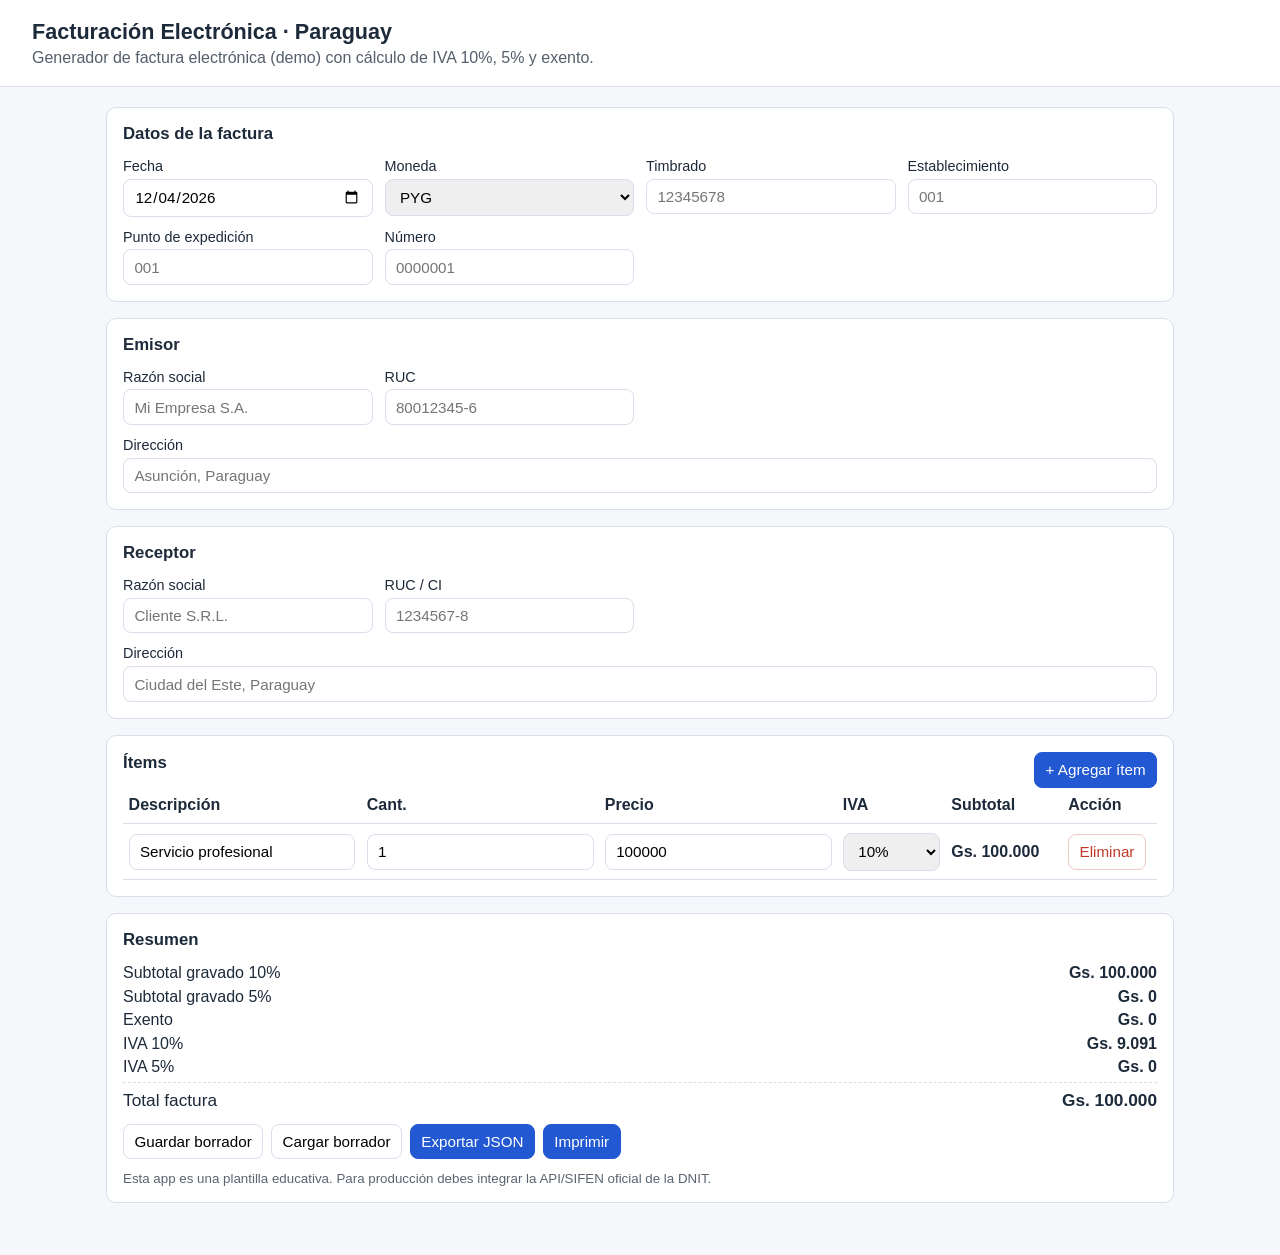
<file: index.html>
<!doctype html>
<html lang="es">
  <head>
    <meta charset="UTF-8" />
    <meta name="viewport" content="width=device-width, initial-scale=1.0" />
    <title>Facturación Electrónica Paraguay</title>
    <link rel="stylesheet" href="styles.css" />
  </head>
  <body>
    <header>
      <h1>Facturación Electrónica · Paraguay</h1>
      <p>Generador de factura electrónica (demo) con cálculo de IVA 10%, 5% y exento.</p>
    </header>

    <main class="layout">
      <section class="card">
        <h2>Datos de la factura</h2>
        <div class="grid two-cols">
          <label>
            Fecha
            <input id="fecha" type="date" />
          </label>
          <label>
            Moneda
            <select id="moneda">
              <option value="PYG">PYG</option>
              <option value="USD">USD</option>
            </select>
          </label>
          <label>
            Timbrado
            <input id="timbrado" type="text" placeholder="12345678" />
          </label>
          <label>
            Establecimiento
            <input id="establecimiento" type="text" placeholder="001" />
          </label>
          <label>
            Punto de expedición
            <input id="puntoExpedicion" type="text" placeholder="001" />
          </label>
          <label>
            Número
            <input id="numero" type="text" placeholder="0000001" />
          </label>
        </div>
      </section>

      <section class="card">
        <h2>Emisor</h2>
        <div class="grid two-cols">
          <label>
            Razón social
            <input id="emisorNombre" type="text" placeholder="Mi Empresa S.A." />
          </label>
          <label>
            RUC
            <input id="emisorRuc" type="text" placeholder="80012345-6" />
          </label>
          <label class="full-width">
            Dirección
            <input id="emisorDireccion" type="text" placeholder="Asunción, Paraguay" />
          </label>
        </div>
      </section>

      <section class="card">
        <h2>Receptor</h2>
        <div class="grid two-cols">
          <label>
            Razón social
            <input id="receptorNombre" type="text" placeholder="Cliente S.R.L." />
          </label>
          <label>
            RUC / CI
            <input id="receptorRuc" type="text" placeholder="1234567-8" />
          </label>
          <label class="full-width">
            Dirección
            <input id="receptorDireccion" type="text" placeholder="Ciudad del Este, Paraguay" />
          </label>
        </div>
      </section>

      <section class="card">
        <div class="items-header">
          <h2>Ítems</h2>
          <button id="agregarItem" type="button">+ Agregar ítem</button>
        </div>
        <div class="items-wrapper">
          <table id="tablaItems">
            <thead>
              <tr>
                <th>Descripción</th>
                <th>Cant.</th>
                <th>Precio</th>
                <th>IVA</th>
                <th>Subtotal</th>
                <th>Acción</th>
              </tr>
            </thead>
            <tbody></tbody>
          </table>
        </div>
      </section>

      <section class="card summary">
        <h2>Resumen</h2>
        <div class="totals">
          <p><span>Subtotal gravado 10%</span><strong id="total10">₲ 0</strong></p>
          <p><span>Subtotal gravado 5%</span><strong id="total5">₲ 0</strong></p>
          <p><span>Exento</span><strong id="totalExento">₲ 0</strong></p>
          <p><span>IVA 10%</span><strong id="iva10">₲ 0</strong></p>
          <p><span>IVA 5%</span><strong id="iva5">₲ 0</strong></p>
          <p class="grand"><span>Total factura</span><strong id="totalFactura">₲ 0</strong></p>
        </div>
        <div class="actions">
          <button id="guardar" type="button">Guardar borrador</button>
          <button id="cargar" type="button">Cargar borrador</button>
          <button id="exportar" type="button">Exportar JSON</button>
          <button id="imprimir" type="button">Imprimir</button>
        </div>
        <small>
          Esta app es una plantilla educativa. Para producción debes integrar la API/SIFEN oficial de la DNIT.
        </small>
      </section>
    </main>

    <template id="itemTemplate">
      <tr>
        <td><input class="descripcion" type="text" placeholder="Producto/Servicio" /></td>
        <td><input class="cantidad" type="number" min="0" step="0.01" value="1" /></td>
        <td><input class="precio" type="number" min="0" step="0.01" value="0" /></td>
        <td>
          <select class="iva">
            <option value="10">10%</option>
            <option value="5">5%</option>
            <option value="0">Exento</option>
          </select>
        </td>
        <td class="subtotal">₲ 0</td>
        <td><button class="eliminar" type="button">Eliminar</button></td>
      </tr>
    </template>

    <script src="app.js"></script>
  </body>
</html>
</file>
<file: styles.css>
:root {
  color-scheme: light;
  --bg: #f5f7fb;
  --card: #ffffff;
  --line: #d7dfeb;
  --text: #1d2a3a;
  --primary: #2258d1;
  --danger: #c0392b;
}

* {
  box-sizing: border-box;
  font-family: Inter, Segoe UI, Roboto, sans-serif;
}

body {
  margin: 0;
  background: var(--bg);
  color: var(--text);
}

header {
  padding: 1.2rem 2rem;
  border-bottom: 1px solid var(--line);
  background: #fff;
}

header h1 {
  margin: 0;
  font-size: 1.35rem;
}

header p {
  margin: 0.25rem 0 0;
  opacity: 0.75;
}

.layout {
  max-width: 1100px;
  margin: 1.25rem auto;
  padding: 0 1rem 2rem;
  display: grid;
  gap: 1rem;
}

.card {
  background: var(--card);
  border: 1px solid var(--line);
  border-radius: 10px;
  padding: 1rem;
}

h2 {
  margin: 0 0 0.85rem;
  font-size: 1.05rem;
}

.grid {
  display: grid;
  gap: 0.75rem;
}

.two-cols {
  grid-template-columns: repeat(auto-fit, minmax(220px, 1fr));
}

label {
  display: flex;
  flex-direction: column;
  gap: 0.3rem;
  font-size: 0.9rem;
}

.full-width {
  grid-column: 1 / -1;
}

input,
select,
button {
  border-radius: 8px;
  border: 1px solid var(--line);
  padding: 0.52rem 0.65rem;
  font-size: 0.95rem;
}

.items-header {
  display: flex;
  justify-content: space-between;
  align-items: center;
}

button {
  background: #fff;
  cursor: pointer;
}

button:hover {
  border-color: var(--primary);
}

#agregarItem,
#exportar,
#imprimir {
  background: var(--primary);
  color: #fff;
  border-color: var(--primary);
}

.items-wrapper {
  overflow-x: auto;
}

table {
  width: 100%;
  border-collapse: collapse;
}

th,
td {
  border-bottom: 1px solid var(--line);
  padding: 0.55rem 0.35rem;
  text-align: left;
}

td input,
td select {
  width: 100%;
}

.subtotal {
  font-weight: 600;
  min-width: 110px;
}

.eliminar {
  color: var(--danger);
  border-color: #f0c8c3;
}

.summary .totals {
  display: grid;
  gap: 0.35rem;
  margin-bottom: 0.8rem;
}

.summary p {
  display: flex;
  justify-content: space-between;
  margin: 0;
}

.grand {
  font-size: 1.08rem;
  padding-top: 0.45rem;
  border-top: 1px dashed var(--line);
}

.actions {
  display: flex;
  flex-wrap: wrap;
  gap: 0.5rem;
  margin: 0.7rem 0;
}

small {
  display: block;
  opacity: 0.72;
}
</file>
